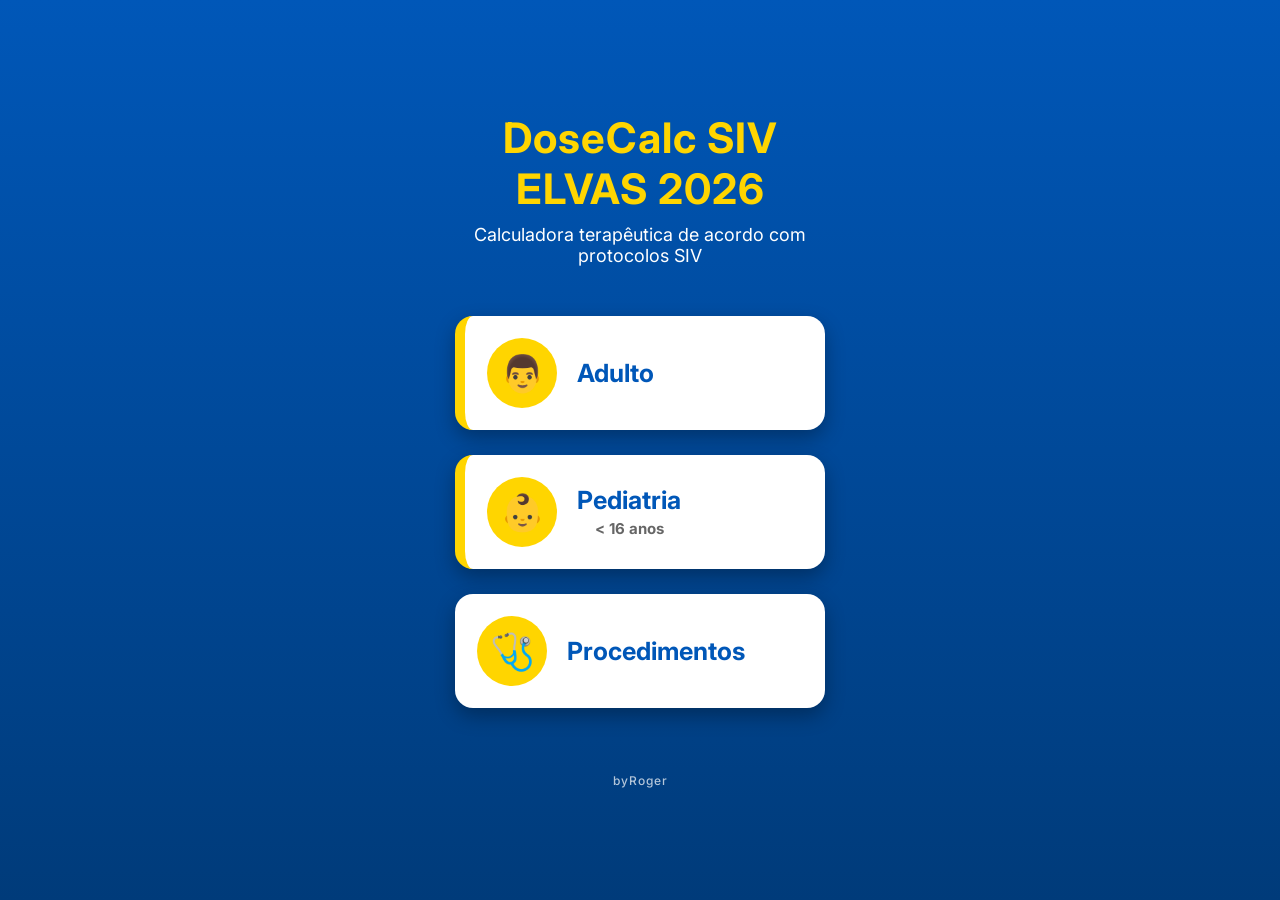
<file: index.html>
<!DOCTYPE html>
<html lang="pt-PT">
<head>
<!-- Google tag (gtag.js) -->
<script async src="https://www.googletagmanager.com/gtag/js?id=G-02R8CQ2L1W"></script>
<script>
  window.dataLayer = window.dataLayer || [];
  function gtag(){dataLayer.push(arguments);}
  gtag('js', new Date());

  gtag('config', 'G-02R8CQ2L1W');
</script>


    <meta charset="UTF-8">
    <meta name="viewport" content="width=device-width, initial-scale=1.0">
    <title>DoseCalc SIV ELvas 2026 </title>

    <link rel="stylesheet" href="style.css">

    <link href="https://fonts.googleapis.com/css2?family=Inter:wght@400;500;600;700&display=swap" rel="stylesheet">
</head>

<body>
<div class="container">
    <div class="logo">
        <h1>DoseCalc SIV ELVAS 2026</h1>
        <p>Calculadora terapêutica de acordo com protocolos SIV</p>
    </div>
    <div class="menu">

        <button class="btn adulto" onclick="window.location.href='adulto.html'">
            <span class="icon">👨</span>
            <div>
                <h2>Adulto</h2>
                <small></small>
            </div>
        </button>

        <button class="btn pediatria" onclick="window.location.href='pediatria.html'">
            <span class="icon">👶</span>
            <div>
                <h2>Pediatria</h2>
                <small>&lt; 16 anos</small>
            </div>
        </button>
        <button class="btn procedimento" onclick="window.location.href='procedimentos.html'">
            <span class="icon">🩺 </span>
            <div>
                <h2>Procedimentos</h2>
                            </div>
        </button>

<footer class="footer">
    byRoger
</footer>
    </div>
</div>

</body>
</html>
</file>
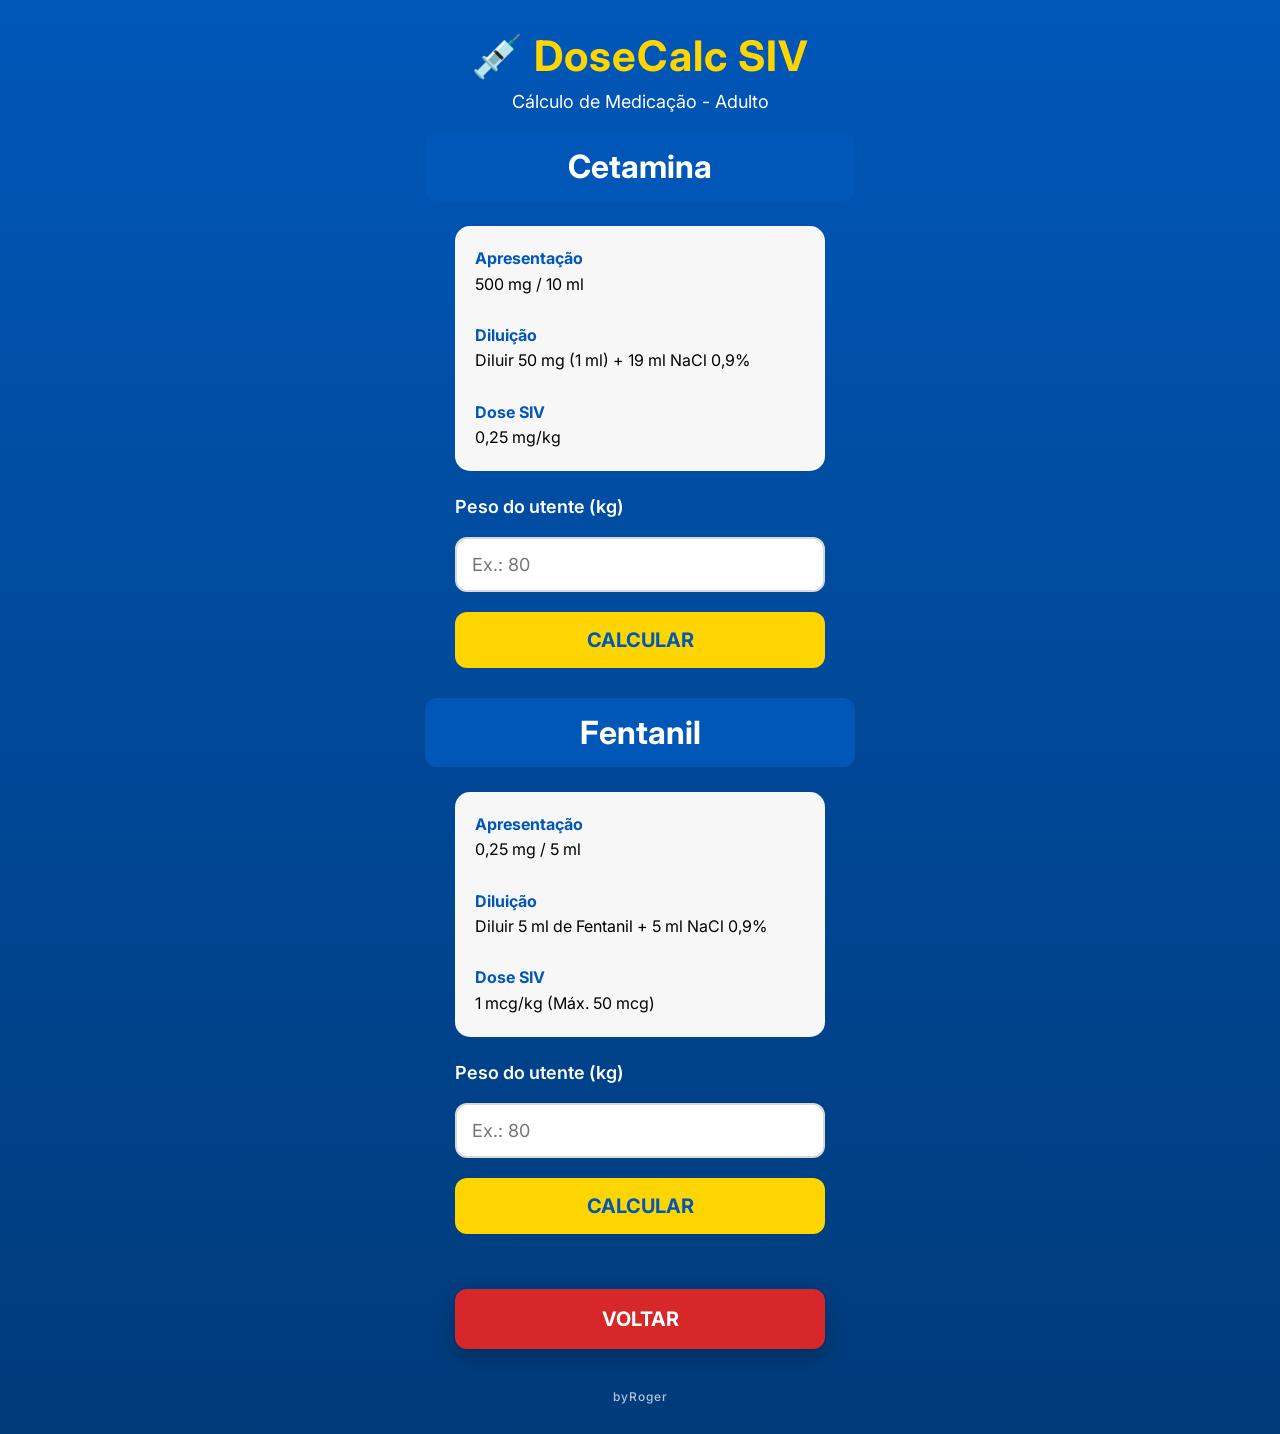
<file: adulto.html>
<!DOCTYPE html>
<html lang="pt-PT">

<head>
    <meta charset="UTF-8">
    <meta name="viewport" content="width=device-width, initial-scale=1.0">
    <title>DoseCalc Pro - Adulto</title>

    <link rel="stylesheet" href="style.css">
    <link href="https://fonts.googleapis.com/css2?family=Inter:wght@400;500;700&display=swap" rel="stylesheet">
</head>

<body>

<div class="container">

    <div class="logo">
        <h1>💉 DoseCalc SIV</h1>
        <p>Cálculo de Medicação - Adulto</p>
    </div>

    <!-- ================= CETAMINA ================= -->

    <div class="medicamento">

        <h2>Cetamina</h2>

        <div class="info">

            <p><strong>Apresentação</strong></p>
            <p>500 mg / 10 ml</p>

            <br>

            <p><strong>Diluição</strong></p>
            <p>Diluir 50 mg (1 ml) + 19 ml NaCl 0,9%</p>

            <br>

            <p><strong>Dose SIV</strong></p>
            <p>0,25 mg/kg</p>

        </div>

        <label>Peso do utente (kg)</label>

        <input type="number" id="peso" placeholder="Ex.: 80">

        <button onclick="calcularDose()">
            CALCULAR
        </button>

        <div id="resultado" class="resultado"></div>

    </div>
<br>
<br>
<br>
    <!-- ================= FENTANIL ================= -->

    <div class="medicamento">

        <h2>Fentanil</h2>

        <div class="info">

            <p><strong>Apresentação</strong></p>
            <p>0,25 mg / 5 ml</p>

            <br>

            <p><strong>Diluição</strong></p>
            <p>Diluir 5 ml de Fentanil + 5 ml NaCl 0,9%</p>

            <br>

            <p><strong>Dose SIV</strong></p>
            <p>1 mcg/kg (Máx. 50 mcg)</p>

        </div>

        <label>Peso do utente (kg)</label>

        <input type="number" id="pesoFentanil" placeholder="Ex.: 80">

        <button onclick="calcularFentanil()">
            CALCULAR
        </button>

        <div id="resultadoFentanil" class="resultado"></div>

    </div>
    <br>
<button class="btn-voltar" onclick="window.location.href='index.html'">
    VOLTAR
</button>
<br>
    <footer class="footer">
        byRoger
    </footer>

</div>

<script src="adulto.js"></script>

</body>

</html>
</div>

<br>


</div>
</file>
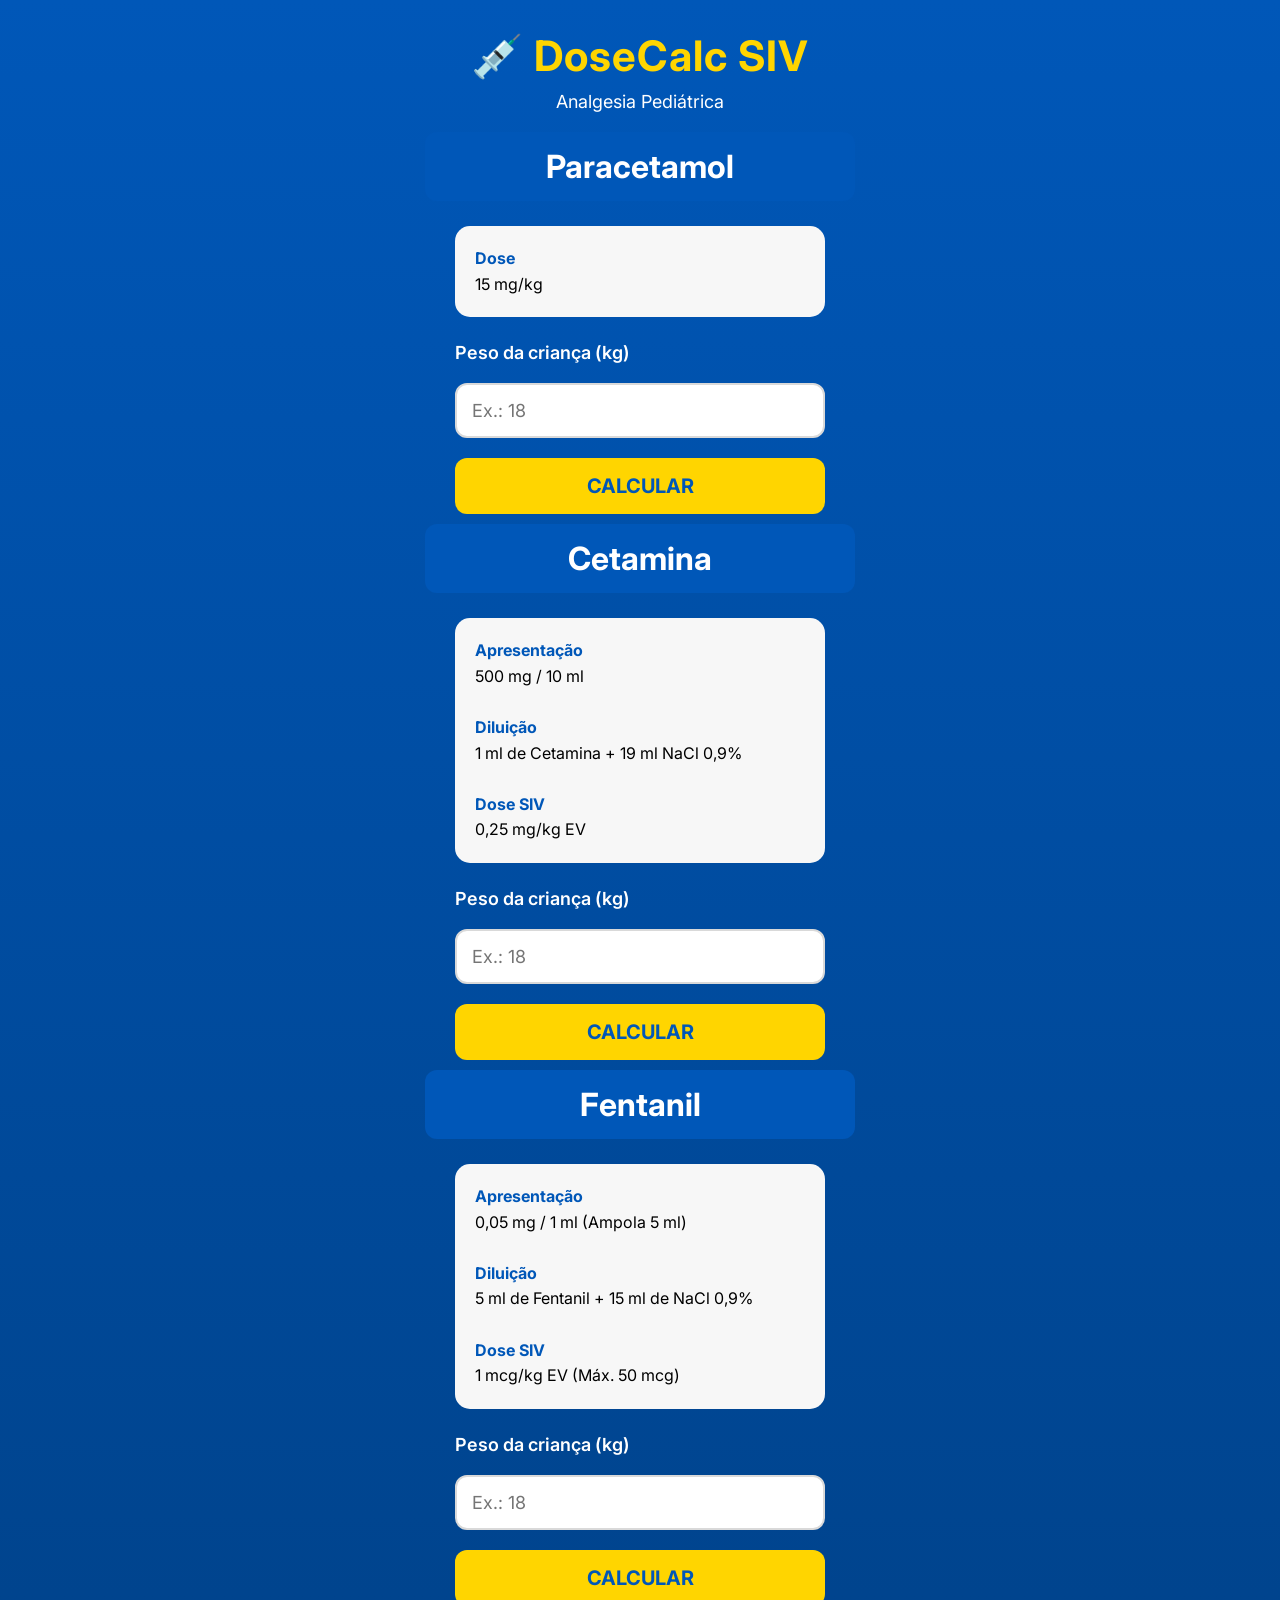
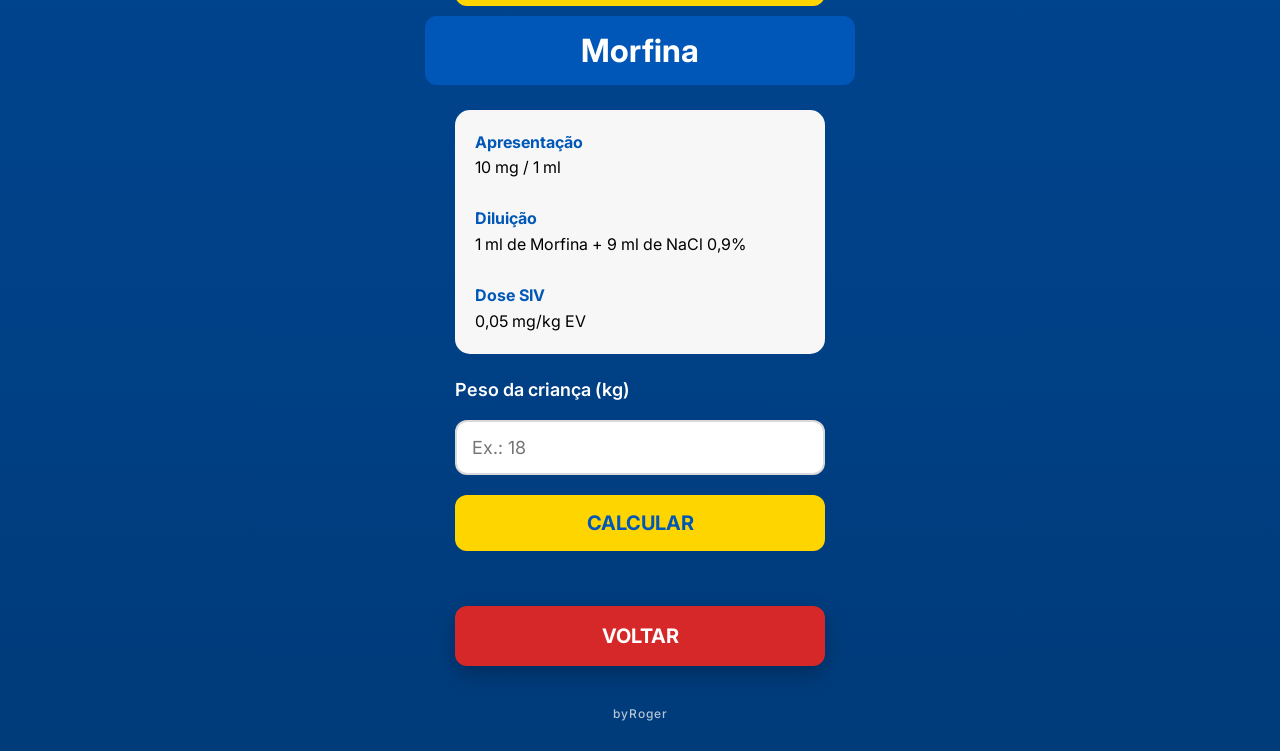
<file: analgesia.html>
<!DOCTYPE html>
<html lang="pt-PT">

<head>
    <meta charset="UTF-8">
    <meta name="viewport" content="width=device-width, initial-scale=1.0">
    <title>DoseCalc Pro - Analgesia</title>

    <link rel="stylesheet" href="style.css">
    <link href="https://fonts.googleapis.com/css2?family=Inter:wght@400;500;700&display=swap" rel="stylesheet">
</head>

<body>

<div class="container">

    <div class="logo">
        <h1>💉 DoseCalc SIV</h1>
        <p>Analgesia Pediátrica</p>
    </div>

    <div class="medicamento">

        <h2>Paracetamol</h2>

        <div class="info">

            <p><strong>Dose</strong></p>

            <p>15 mg/kg</p>

        </div>

        <label>Peso da criança (kg)</label>

        <input type="number" id="pesoParacetamol" placeholder="Ex.: 18">

        <button onclick="calcularParacetamol()">

            CALCULAR

        </button>

        <div id="resultadoParacetamol" class="resultado"></div>

    </div>
<br>
<br>
<div class="medicamento">

    <h2>Cetamina</h2>

    <div class="info">

        <p><strong>Apresentação</strong></p>
        <p>500 mg / 10 ml</p>

        <br>

        <p><strong>Diluição</strong></p>
        <p>1 ml de Cetamina + 19 ml NaCl 0,9%</p>

        <br>

        <p><strong>Dose SIV</strong></p>
        <p>0,25 mg/kg EV</p>

    </div>

    <label>Peso da criança (kg)</label>

    <input type="number" id="pesoCetamina" placeholder="Ex.: 18">

    <button onclick="calcularCetamina()">

        CALCULAR

    </button>

    <div id="resultadoCetamina" class="resultado"></div>

</div>
<br>
<br>

<div class="medicamento">

    <h2>Fentanil</h2>

    <div class="info">

        <p><strong>Apresentação</strong></p>
        <p>0,05 mg / 1 ml (Ampola 5 ml)</p>

        <br>

        <p><strong>Diluição</strong></p>
        <p>5 ml de Fentanil + 15 ml de NaCl 0,9%</p>

        <br>

        <p><strong>Dose SIV</strong></p>
        <p>1 mcg/kg EV (Máx. 50 mcg)</p>

    </div>

    <label>Peso da criança (kg)</label>

    <input
        type="number"
        id="pesoFentanil"
        placeholder="Ex.: 18">

    <button onclick="calcularFentanil()">

        CALCULAR

    </button>

    <div id="resultadoFentanil" class="resultado"></div>

</div>
<br>
<br>


<div class="medicamento">

    <h2>Morfina</h2>

    <div class="info">

        <p><strong>Apresentação</strong></p>
        <p>10 mg / 1 ml</p>

        <br>

        <p><strong>Diluição</strong></p>
        <p>1 ml de Morfina + 9 ml de NaCl 0,9%</p>

        <br>

        <p><strong>Dose SIV</strong></p>
        <p>0,05 mg/kg EV</p>

    </div>

    <label>Peso da criança (kg)</label>

    <input
        type="number"
        id="pesoMorfina"
        placeholder="Ex.: 18">

    <button onclick="calcularMorfina()">

        CALCULAR

    </button>

    <div id="resultadoMorfina" class="resultado"></div>

</div>




<br>

    <button class="btn-voltar" onclick="window.location.href='pediatria.html'">

        VOLTAR

    </button>

    <footer class="footer">

        byRoger

    </footer>

</div>

<script src="analgesia.js"></script>

</body>
</html>
</file>
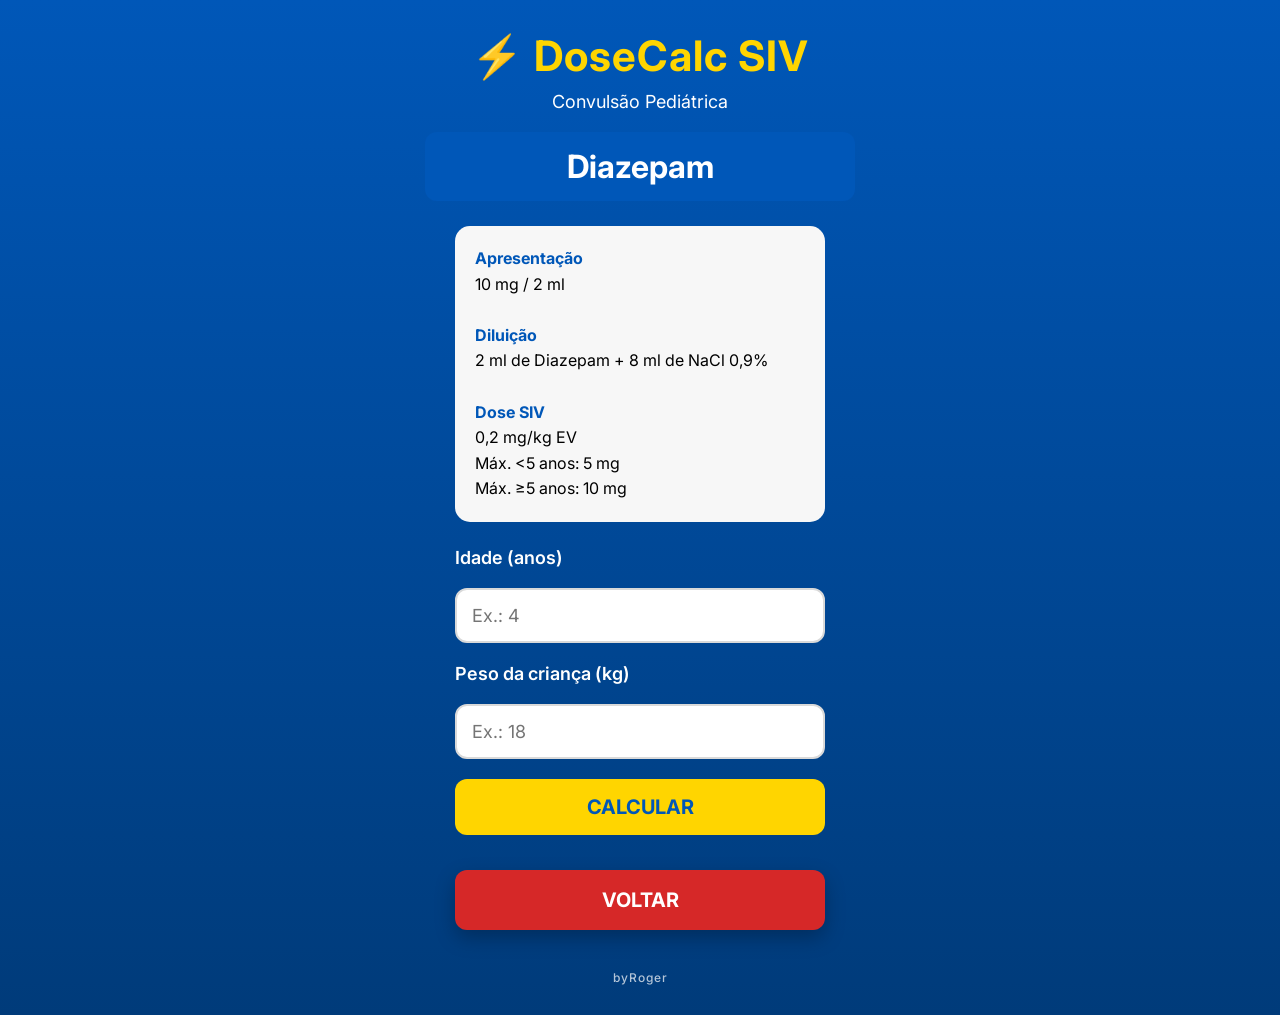
<file: convulsao.html>
<!DOCTYPE html>
<html lang="pt-PT">

<head>
    <meta charset="UTF-8">
    <meta name="viewport" content="width=device-width, initial-scale=1.0">
    <title>DoseCalc Pro - Convulsão</title>

    <link rel="stylesheet" href="style.css">
    <link href="https://fonts.googleapis.com/css2?family=Inter:wght@400;500;700&display=swap" rel="stylesheet">
</head>

<body>

<div class="container">

    <div class="logo">
        <h1>⚡ DoseCalc SIV</h1>
        <p>Convulsão Pediátrica</p>
    </div>

    <div class="medicamento">

    <h2>Diazepam</h2>

    <div class="info">

        <p><strong>Apresentação</strong></p>
        <p>10 mg / 2 ml</p>

        <br>

        <p><strong>Diluição</strong></p>
        <p>2 ml de Diazepam + 8 ml de NaCl 0,9%</p>

        <br>

        <p><strong>Dose SIV</strong></p>
        <p>0,2 mg/kg EV</p>

        <p>Máx. &lt;5 anos: 5 mg</p>

        <p>Máx. ≥5 anos: 10 mg</p>

    </div>

    <label>Idade (anos)</label>

    <input
        type="number"
        id="idadeDiazepam"
        placeholder="Ex.: 4">

    <label>Peso da criança (kg)</label>

    <input
        type="number"
        id="pesoDiazepam"
        placeholder="Ex.: 18">

    <button onclick="calcularDiazepam()">

        CALCULAR

    </button>

    <div id="resultadoDiazepam" class="resultado"></div>

</div>

    <button class="btn-voltar" onclick="window.location.href='pediatria.html'">
        VOLTAR
    </button>

    <footer class="footer">
        byRoger
    </footer>

</div>

<script src="convulsao.js"></script>

</body>
</html>
</file>
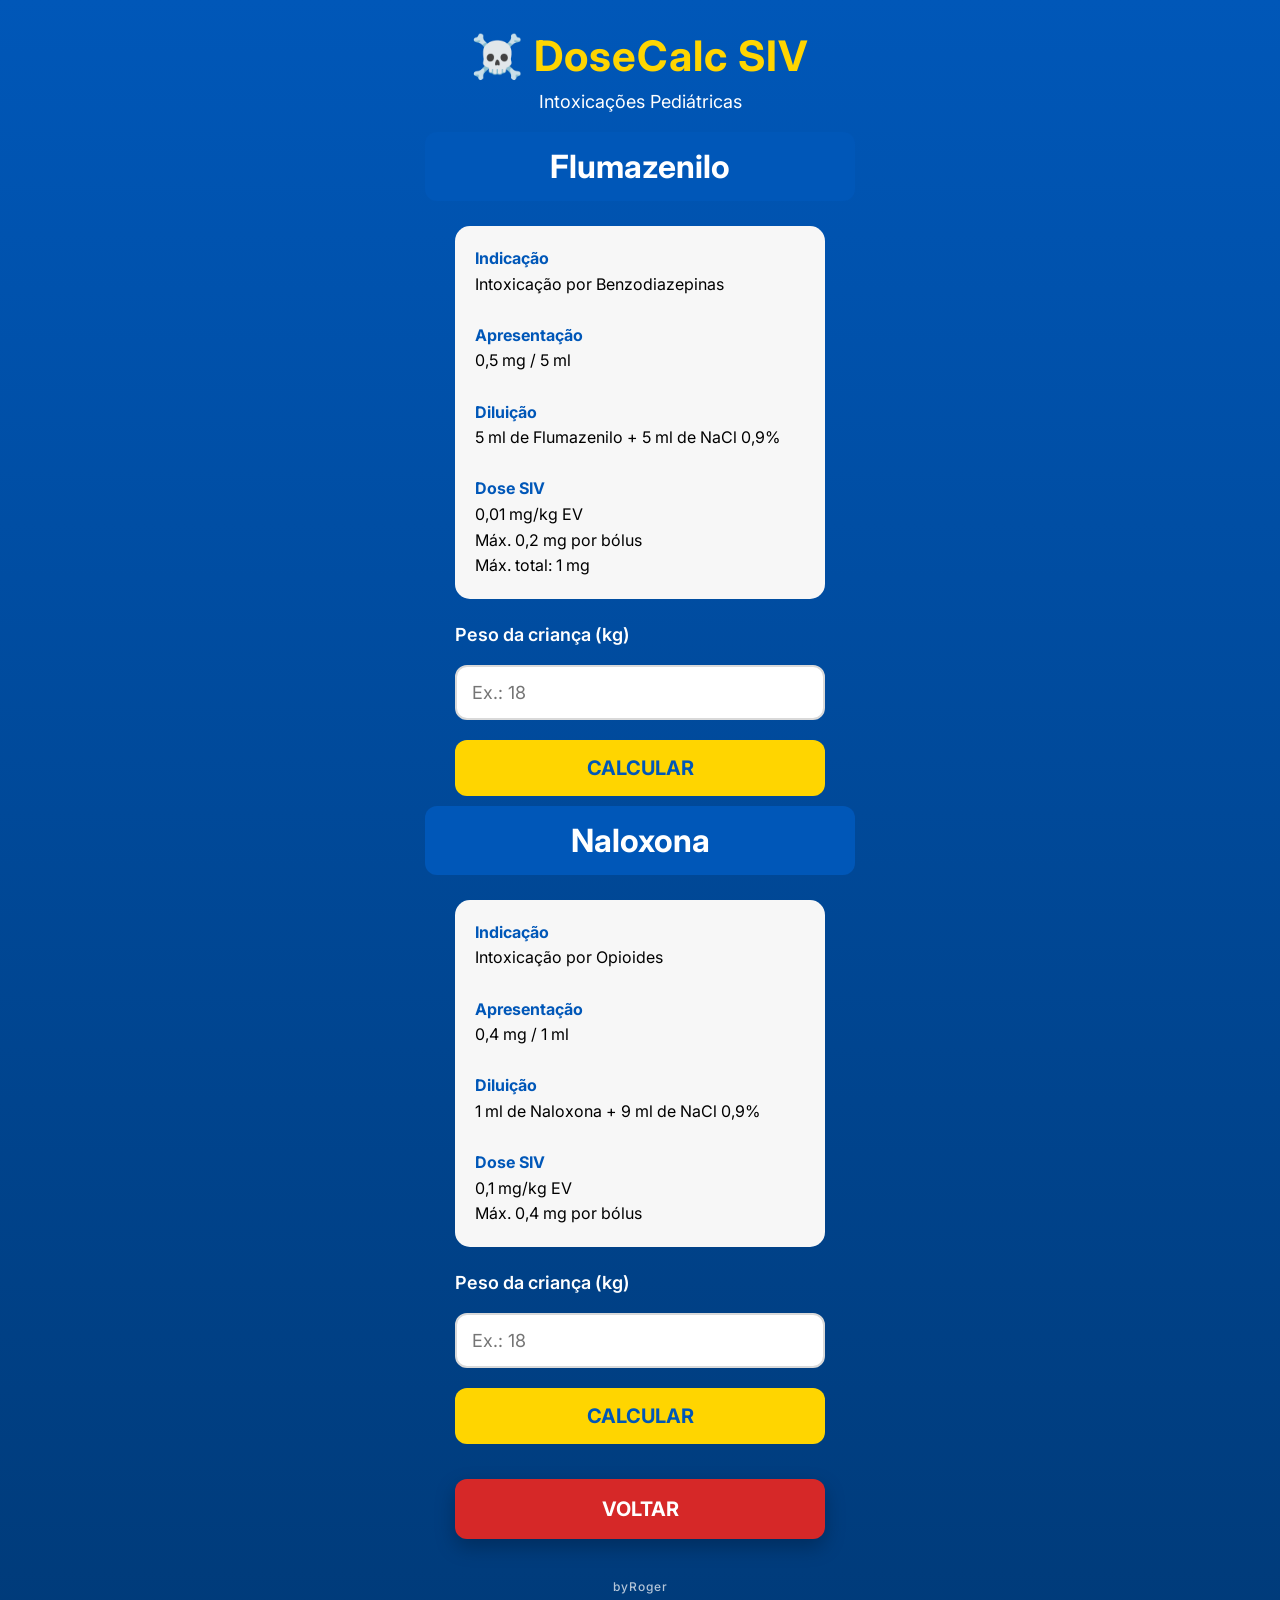
<file: intoxicacao.html>
<!DOCTYPE html>
<html lang="pt-PT">

<head>
    <meta charset="UTF-8">
    <meta name="viewport" content="width=device-width, initial-scale=1.0">
    <title>DoseCalc Pro - Intoxicações</title>

    <link rel="stylesheet" href="style.css">

    <link href="https://fonts.googleapis.com/css2?family=Inter:wght@400;500;700&display=swap" rel="stylesheet">
</head>

<body>

<div class="container">

    <div class="logo">
        <h1>☠️ DoseCalc SIV</h1>
        <p>Intoxicações Pediátricas</p>
    </div>
<div class="medicamento">

    <h2>Flumazenilo</h2>

    <div class="info">

        <p><strong>Indicação</strong></p>
        <p>Intoxicação por Benzodiazepinas</p>

        <br>

        <p><strong>Apresentação</strong></p>
        <p>0,5 mg / 5 ml</p>

        <br>

        <p><strong>Diluição</strong></p>
        <p>5 ml de Flumazenilo + 5 ml de NaCl 0,9%</p>

        <br>

        <p><strong>Dose SIV</strong></p>
        <p>0,01 mg/kg EV</p>

        <p>Máx. 0,2 mg por bólus</p>

        <p>Máx. total: 1 mg</p>

    </div>

    <label>Peso da criança (kg)</label>

    <input
        type="number"
        id="pesoFlumazenilo"
        placeholder="Ex.: 18">

    <button onclick="calcularFlumazenilo()">

        CALCULAR

    </button>

    <div id="resultadoFlumazenilo" class="resultado"></div>

</div>
<br>
<br>
<div class="medicamento">

    <h2>Naloxona</h2>

    <div class="info">

        <p><strong>Indicação</strong></p>
        <p>Intoxicação por Opioides</p>

        <br>

        <p><strong>Apresentação</strong></p>
        <p>0,4 mg / 1 ml</p>

        <br>

        <p><strong>Diluição</strong></p>
        <p>1 ml de Naloxona + 9 ml de NaCl 0,9%</p>

        <br>

        <p><strong>Dose SIV</strong></p>
        <p>0,1 mg/kg EV</p>

        <p>Máx. 0,4 mg por bólus</p>

    </div>

    <label>Peso da criança (kg)</label>

    <input
        type="number"
        id="pesoNaloxona"
        placeholder="Ex.: 18">

    <button onclick="calcularNaloxona()">

        CALCULAR

    </button>

    <div id="resultadoNaloxona" class="resultado"></div>

</div>
    

    <button class="btn-voltar" onclick="window.location.href='pediatria.html'">
        VOLTAR
    </button>

    <footer class="footer">
        byRoger
    </footer>

</div>

<script src="intoxicacao.js"></script>

</body>
</html>
</file>
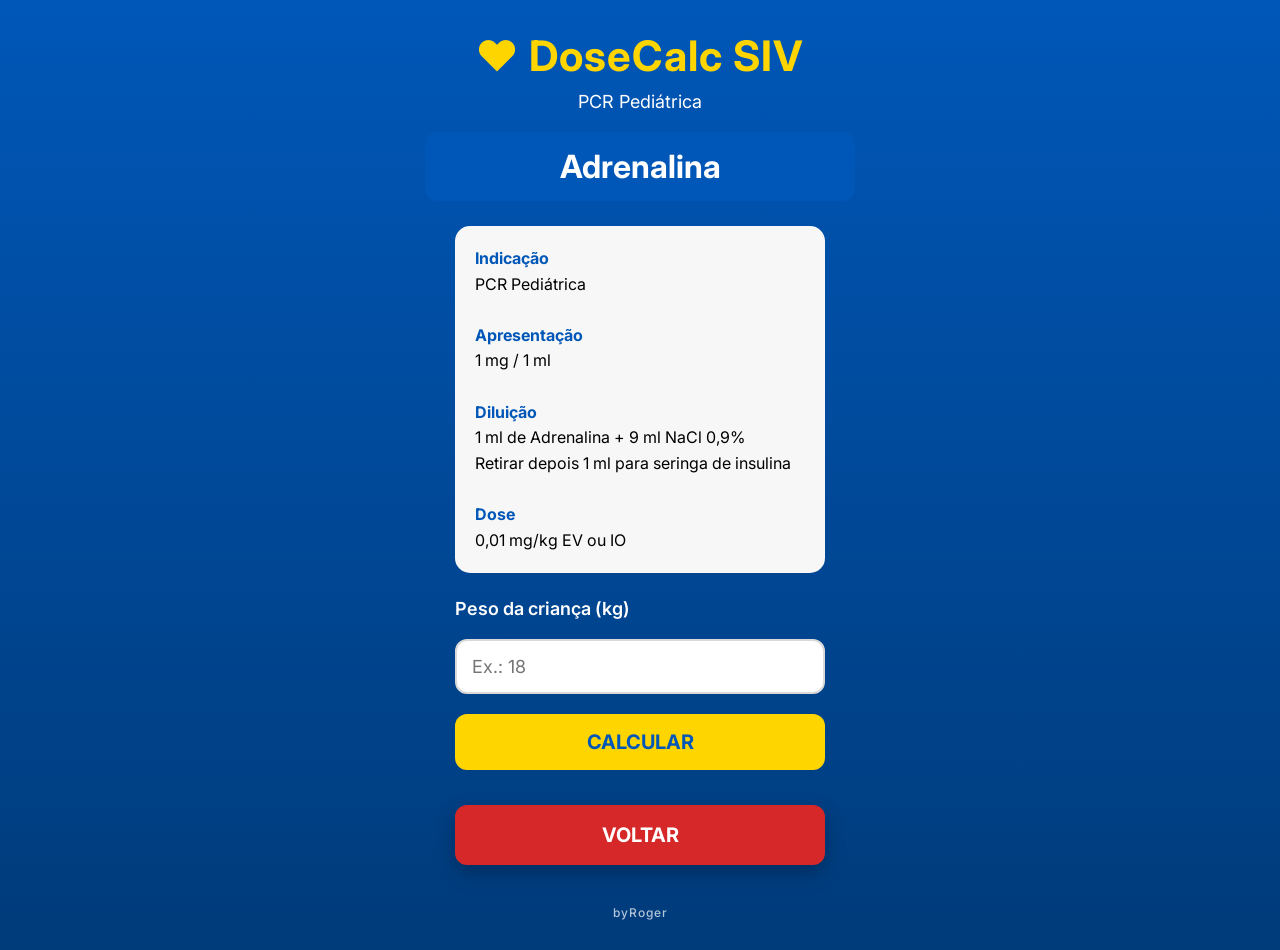
<file: pcr.html>
<!DOCTYPE html>
<html lang="pt-PT">

<head>
    <meta charset="UTF-8">
    <meta name="viewport" content="width=device-width, initial-scale=1.0">
    <title>DoseCalc Pro - PCR</title>

    <link rel="stylesheet" href="style.css">
    <link href="https://fonts.googleapis.com/css2?family=Inter:wght@400;500;700&display=swap" rel="stylesheet">
</head>

<body>

<div class="container">

    <div class="logo">
        <h1>❤️ DoseCalc SIV</h1>
        <p>PCR Pediátrica</p>
    </div>

<div class="medicamento">

    <h2>Adrenalina</h2>

    <div class="info">

        <p><strong>Indicação</strong></p>
        <p>PCR Pediátrica</p>

        <br>

        <p><strong>Apresentação</strong></p>
        <p>1 mg / 1 ml</p>

        <br>

        <p><strong>Diluição</strong></p>
        <p>1 ml de Adrenalina + 9 ml NaCl 0,9%</p>

        <p>Retirar depois 1 ml para seringa de insulina</p>

        <br>

        <p><strong>Dose</strong></p>
        <p>0,01 mg/kg EV ou IO</p>

    </div>

    <label>Peso da criança (kg)</label>

    <input
        type="number"
        id="pesoAdrenalina"
        placeholder="Ex.: 18">

    <button onclick="calcularAdrenalina()">

        CALCULAR

    </button>

    <div id="resultadoAdrenalina" class="resultado"></div>

</div>

    <button class="btn-voltar" onclick="window.location.href='pediatria.html'">
        VOLTAR
    </button>

    <footer class="footer">
        byRoger
    </footer>

</div>

<script src="pcr.js"></script>

</body>
</html>
</file>
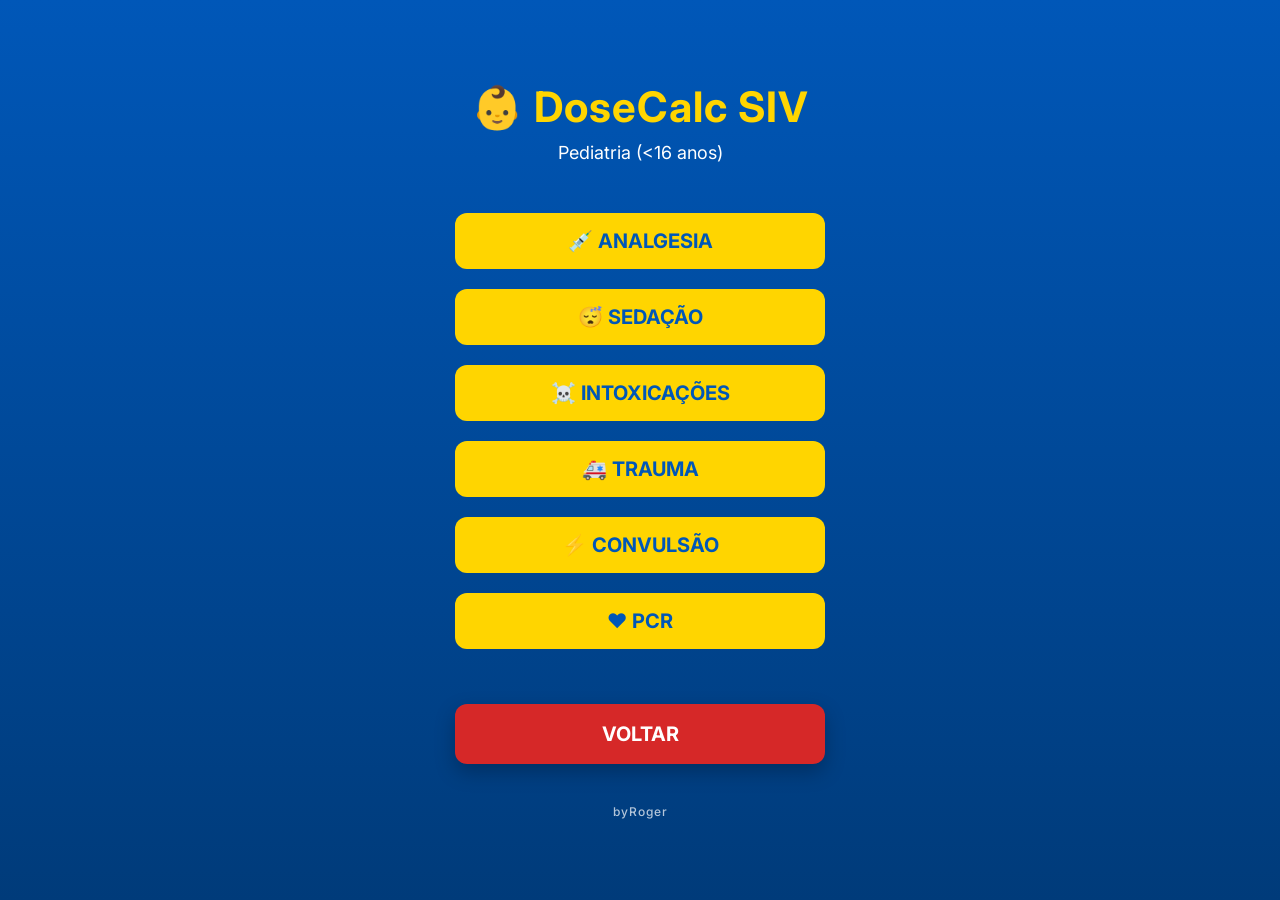
<file: pediatria.html>
<!DOCTYPE html>
<html lang="pt-PT">

<head>
    <meta charset="UTF-8">
    <meta name="viewport" content="width=device-width, initial-scale=1.0">
    <title>DoseCalc Pro - Pediatria</title>

    <link rel="stylesheet" href="style.css">

    <link href="https://fonts.googleapis.com/css2?family=Inter:wght@400;500;700&display=swap" rel="stylesheet">
</head>

<body>

<div class="container">

    <div class="logo">
        <h1>👶 DoseCalc SIV</h1>
        <p>Pediatria (&lt;16 anos)</p>
    </div>
<button class="menu-btn" onclick="window.location.href='analgesia.html'">
    💉 ANALGESIA
</button>
<br>
<br>
<button class="menu-btn" onclick="window.location.href='sedação.html'">
    😴 SEDAÇÃO
</button>
<br>
<br>
<button class="menu-btn" onclick="window.location.href='intoxicacao.html'">
    ☠️ INTOXICAÇÕES
</button>
<br>
<br>
<button class="menu-btn" onclick="window.location.href='trauma.html'">
    🚑 TRAUMA
</button>
<br>
<br>
<button class="menu-btn" onclick="window.location.href='convulsao.html'">
    ⚡ CONVULSÃO
</button>
<br>
<br>
<button class="menu-btn" onclick="window.location.href='pcr.html'">
    ❤️ PCR
</button>
<br>
<br>
    <button class="btn-voltar" onclick="window.location.href='index.html'">
        VOLTAR
    </button>

    <footer class="footer">
        byRoger
    </footer>

</div>

</body>

</html>
</file>
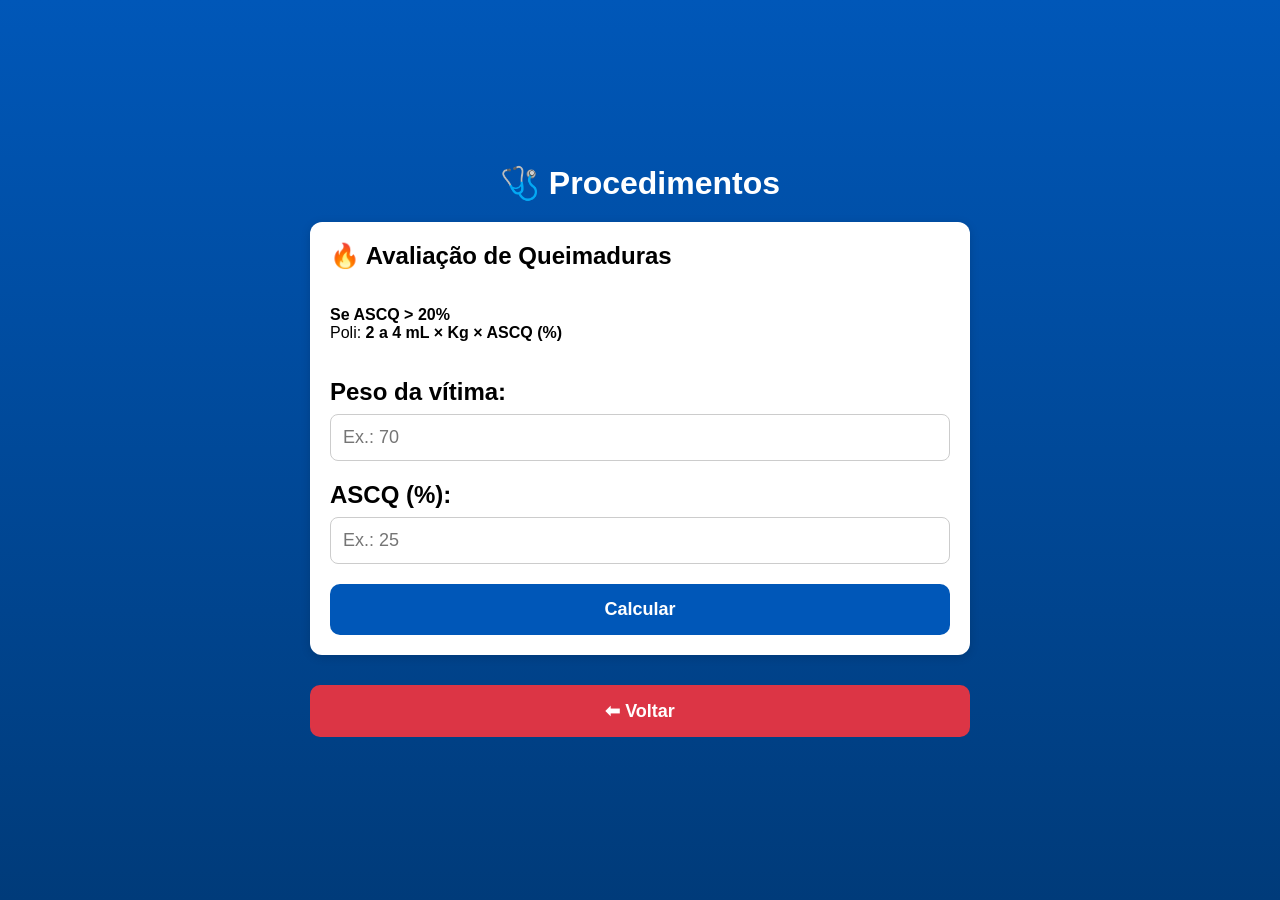
<file: procedimentos.html>
<!DOCTYPE html>
<html lang="pt">
<head>
<meta charset="UTF-8">
<meta name="viewport" content="width=device-width, initial-scale=1.0">

<title>Procedimentos - CalcSIVElvas</title>

<link rel="stylesheet" href="style.css">

<style>
h1{
    color:white;
    text-align:center;
}
.container{
    max-width:700px;
    margin:auto;
    padding:20px;
}

.card{
    background:white;
    border-radius:12px;
    padding:20px;
    margin-top:20px;
    box-shadow:0 2px 10px rgba(0,0,0,.15);
}

input{
    width:100%;
    padding:12px;
    margin-top:8px;
    margin-bottom:20px;
    font-size:18px;
    border-radius:8px;
    border:1px solid #ccc;
}

button{
    width:100%;
    padding:15px;
    font-size:18px;
    background:#0057B8;
    color:white;
    border:none;
    border-radius:10px;
    cursor:pointer;
}

table{
    width:100%;
    border-collapse:collapse;
    margin-top:20px;
}

th{
    background:#0057B8;
    color:white;
    padding:10px;
}

td{
    border:1px solid #ddd;
    padding:10px;
    text-align:center;
}

.voltar{
    margin-top:30px;
    background:#DC3545;   /* Vermelho */
    color:white;
    font-weight:bold;
    border:none;
    border-radius:10px;
    cursor:pointer;
}
</style>

</head>

<body>

<div class="container">

<h1>🩺 Procedimentos </h1>

<div class="card">

<h2>🔥 Avaliação de Queimaduras</h2>
<br>
<br>
<p><strong>Se ASCQ > 20%</strong></p>

<p>
Poli:
<strong>2 a 4 mL × Kg × ASCQ (%)</strong>
</p>
<br>
<br>
<h2>Peso da vítima: </h2>
<input type="number" id="peso" placeholder="Ex.: 70" min="1" required>

<h2>ASCQ (%): </h2>
<input type="number" id="ascq" placeholder="Ex.: 25" min="1" max="100" required>

<button onclick="calcular()">Calcular</button>

<div id="resultado"></div>

</div>

<button class="voltar" onclick="window.location.href='index.html'">
⬅ Voltar
</button>

</div>

<script>
function calcular(){

    let peso = parseFloat(document.getElementById("peso").value);
    let ascq = parseFloat(document.getElementById("ascq").value);

    if(isNaN(peso) || isNaN(ascq) || peso <= 0 || ascq <= 0){
        alert("Introduza o Peso e a ASCQ.");
        return;
    }

    if(ascq < 20){

        document.getElementById("resultado").innerHTML = `
            <div class="card">
                <h3>Resultado</h3>
                <p><strong>ASCQ inferior a 20%.</strong></p>
                <p>A fórmula de Parkland habitualmente não está indicada para queimaduras inferiores a 20% da superfície corporal.</p>
            </div>
        `;

        return;
    }

    // Volume total
    let minimo = 2 * peso * ascq;
    let maximo = 4 * peso * ascq;

    // Primeiras 8 horas
    let min8 = minimo / 2;
    let max8 = maximo / 2;

    // Perfusão nas primeiras 8 horas
    let perf8Min = min8 / 8;
    let perf8Max = max8 / 8;

    // 16 horas seguintes
    let min16 = minimo / 2;
    let max16 = maximo / 2;

    // Perfusão nas 16 horas seguintes
    let perf16Min = min16 / 16;
    let perf16Max = max16 / 16;

    document.getElementById("resultado").innerHTML = `

    <table>

        <tr>
            <th></th>
            <th>2 mL/kg</th>
            <th>4 mL/kg</th>
        </tr>

        <tr>
            <td><strong>Total 24 h</strong></td>
            <td>${minimo.toFixed(0)} mL</td>
            <td>${maximo.toFixed(0)} mL</td>
        </tr>

        <tr>
            <td><strong>Primeiras 8 h</strong></td>
            <td>${min8.toFixed(0)} mL</td>
            <td>${max8.toFixed(0)} mL</td>
        </tr>

        <tr>
            <td><strong>Perfusão 8 h</strong></td>
            <td>${perf8Min.toFixed(0)} mL/h</td>
            <td>${perf8Max.toFixed(0)} mL/h</td>
        </tr>

        <tr>
            <td><strong>16 h seguintes</strong></td>
            <td>${min16.toFixed(0)} mL</td>
            <td>${max16.toFixed(0)} mL</td>
        </tr>

        <tr>
            <td><strong>Perfusão 16 h</strong></td>
            <td>${perf16Min.toFixed(0)} mL/h</td>
            <td>${perf16Max.toFixed(0)} mL/h</td>
        </tr>

    </table>

    <br>

    <div class="card">

        <h3>Resumo</h3>

        <p>✔ <strong>ASCQ:</strong> ${ascq}%</p>

        <p>✔ <strong>Peso:</strong> ${peso} kg</p>

        <p>✔ Administrar <strong>50% do volume nas primeiras 8 horas</strong> desde o momento da queimadura.</p>
<br>
<br>
        <p><strong>Programar a bomba infusora para:</strong></p>

        <ul style="text-align:left;">
            <li><strong>${perf8Min.toFixed(0)} mL/h</strong> (esquema 2 mL/kg)</li>
            <li><strong>${perf8Max.toFixed(0)} mL/h</strong> (esquema 4 mL/kg)</li>
        </ul>

        <p>Após as primeiras 8 horas, administrar o restante volume nas 16 horas seguintes.</p>

    </div>

    `;
}

</script>

</body>
</html>
</file>
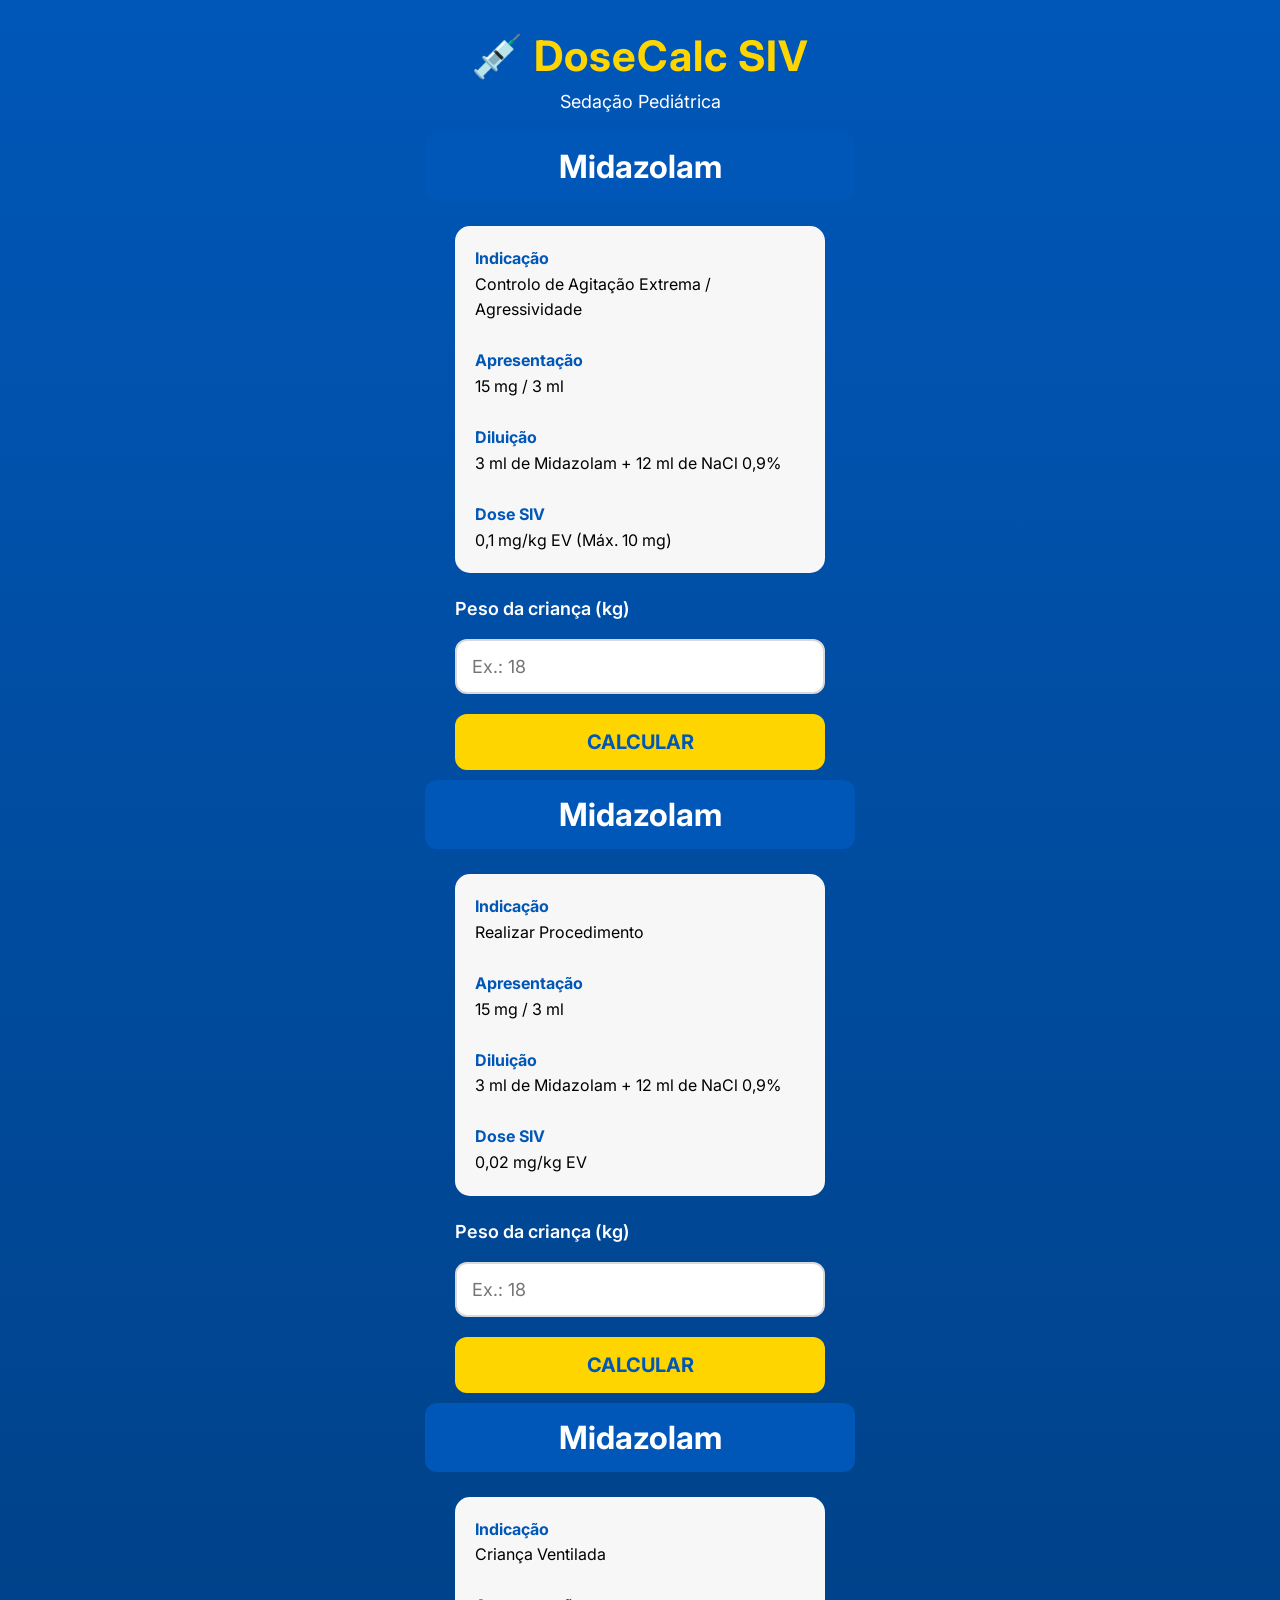
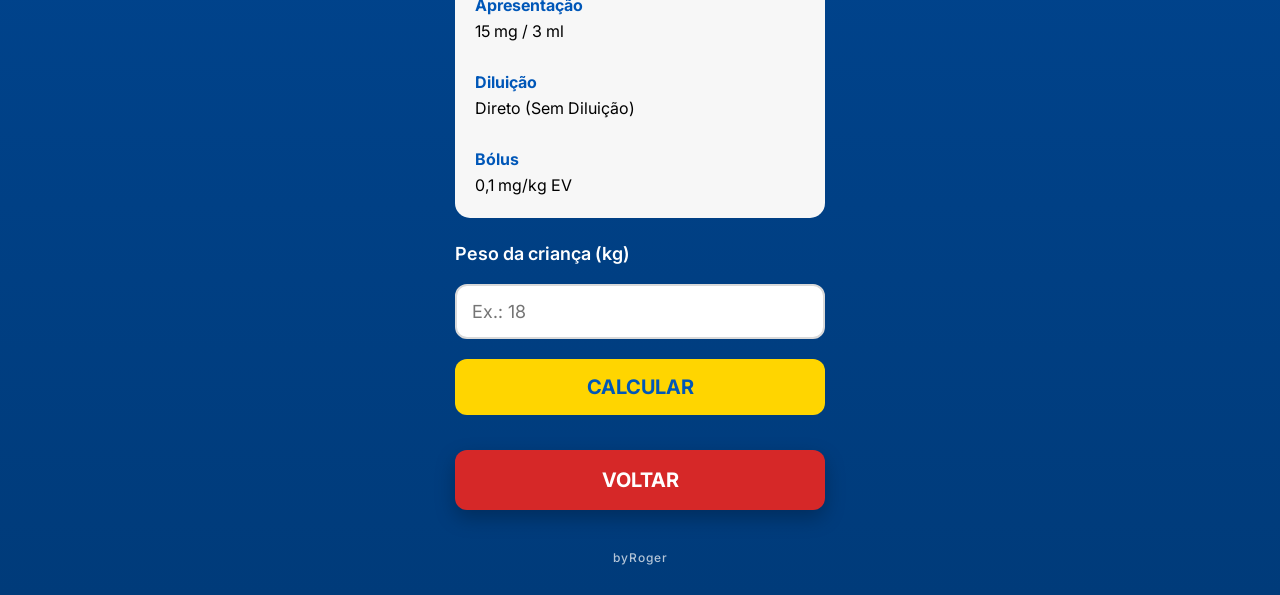
<file: sedação.html>
<!DOCTYPE html>
<html lang="pt-PT">

<head>
    <meta charset="UTF-8">
    <meta name="viewport" content="width=device-width, initial-scale=1.0">
    <title>DoseCalc Pro - Sedação</title>

    <link rel="stylesheet" href="style.css">
    <link href="https://fonts.googleapis.com/css2?family=Inter:wght@400;500;700&display=swap" rel="stylesheet">
</head>

<body>

<div class="container">

    <div class="logo">
        <h1>💉 DoseCalc SIV</h1>
        <p>Sedação Pediátrica</p>
    </div>

    <!-- Aqui vamos colocar os medicamentos -->
<div class="medicamento">

    <h2>Midazolam</h2>

    <div class="info">

        <p><strong>Indicação</strong></p>
        <p>Controlo de Agitação Extrema / Agressividade</p>

        <br>

        <p><strong>Apresentação</strong></p>
        <p>15 mg / 3 ml</p>

        <br>

        <p><strong>Diluição</strong></p>
        <p>3 ml de Midazolam + 12 ml de NaCl 0,9%</p>

        <br>

        <p><strong>Dose SIV</strong></p>
        <p>0,1 mg/kg EV (Máx. 10 mg)</p>

    </div>

    <label>Peso da criança (kg)</label>

    <input
        type="number"
        id="pesoMidazolam"
        placeholder="Ex.: 18">

    <button onclick="calcularMidazolam()">

        CALCULAR

    </button>

    <div id="resultadoMidazolam" class="resultado"></div>

</div>
<br>
<br>
<div class="medicamento">

    <h2>Midazolam</h2>

    <div class="info">

        <p><strong>Indicação</strong></p>
        <p>Realizar Procedimento</p>

        <br>

        <p><strong>Apresentação</strong></p>
        <p>15 mg / 3 ml</p>

        <br>

        <p><strong>Diluição</strong></p>
        <p>3 ml de Midazolam + 12 ml de NaCl 0,9%</p>

        <br>

        <p><strong>Dose SIV</strong></p>
        <p>0,02 mg/kg EV</p>

    </div>

    <label>Peso da criança (kg)</label>

    <input
        type="number"
        id="pesoMidazolamProcedimento"
        placeholder="Ex.: 18">

    <button onclick="calcularMidazolamProcedimento()">

        CALCULAR

    </button>

    <div id="resultadoMidazolamProcedimento" class="resultado"></div>

</div>
<br>
<br>
<div class="medicamento">

    <h2>Midazolam</h2>

    <div class="info">

        <p><strong>Indicação</strong></p>
        <p>Criança Ventilada</p>

        <br>

        <p><strong>Apresentação</strong></p>
        <p>15 mg / 3 ml</p>

        <br>

        <p><strong>Diluição</strong></p>
        <p>Direto (Sem Diluição)</p>

        <br>

        <p><strong>Bólus</strong></p>
        <p>0,1 mg/kg EV</p>

    </div>

    <label>Peso da criança (kg)</label>

    <input
        type="number"
        id="pesoMidazolamVentilado"
        placeholder="Ex.: 18">

    <button onclick="calcularMidazolamVentilado()">

        CALCULAR

    </button>

    <div id="resultadoMidazolamVentilado" class="resultado"></div>

</div>

    <button class="btn-voltar" onclick="window.location.href='pediatria.html'">
        VOLTAR
    </button>

    <footer class="footer">
        byRoger
    </footer>

</div>

<script src="sedação.js"></script>

</body>
</html>
</file>
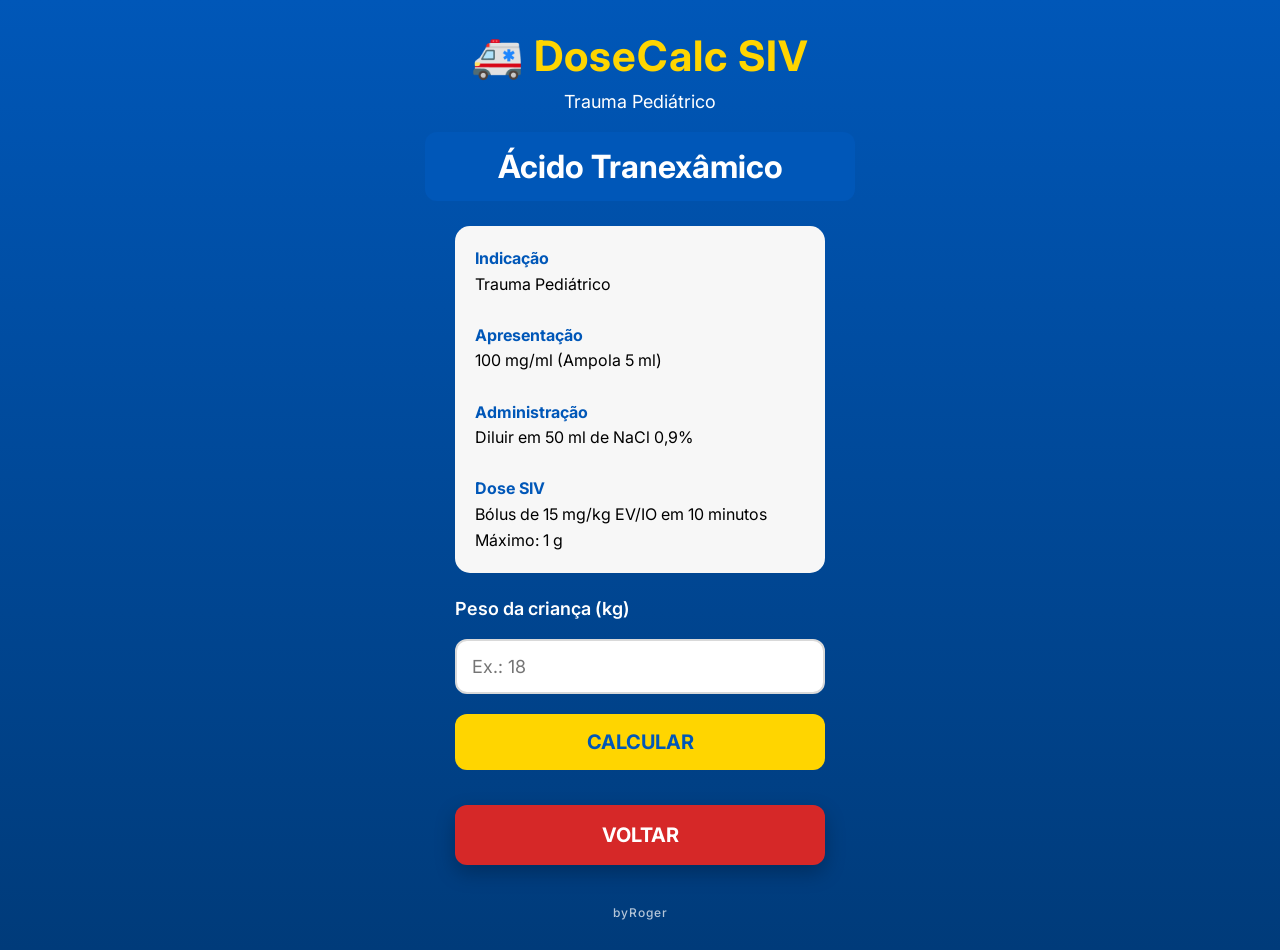
<file: trauma.html>
<!DOCTYPE html>
<html lang="pt-PT">

<head>
    <meta charset="UTF-8">
    <meta name="viewport" content="width=device-width, initial-scale=1.0">
    <title>DoseCalc Pro - Trauma</title>

    <link rel="stylesheet" href="style.css">
    <link href="https://fonts.googleapis.com/css2?family=Inter:wght@400;500;700&display=swap" rel="stylesheet">
</head>

<body>

<div class="container">

    <div class="logo">
        <h1>🚑 DoseCalc SIV</h1>
        <p>Trauma Pediátrico</p>
    </div>

   <div class="medicamento">

    <h2>Ácido Tranexâmico</h2>

    <div class="info">

        <p><strong>Indicação</strong></p>
        <p>Trauma Pediátrico</p>

        <br>

        <p><strong>Apresentação</strong></p>
        <p>100 mg/ml (Ampola 5 ml)</p>

        <br>

        <p><strong>Administração</strong></p>
        <p>Diluir em 50 ml de NaCl 0,9%</p>

        <br>

        <p><strong>Dose SIV</strong></p>
        <p>Bólus de 15 mg/kg EV/IO em 10 minutos</p>

        <p>Máximo: 1 g</p>

    </div>

    <label>Peso da criança (kg)</label>

    <input
        type="number"
        id="pesoTXA"
        placeholder="Ex.: 18">

    <button onclick="calcularTXA()">

        CALCULAR

    </button>

    <div id="resultadoTXA" class="resultado"></div>

</div>

    <button class="btn-voltar" onclick="window.location.href='pediatria.html'">
        VOLTAR
    </button>

    <footer class="footer">
        byRoger
    </footer>

</div>

<script src="trauma.js"></script>

</body>
</html>
</file>
<file: style.css>
/* ===========================
   DoseCalc Pro
   Tema Azul + Amarelo
=========================== */

*{
    margin:0;
    padding:0;
    box-sizing:border-box;
    font-family:'Inter',sans-serif;
}

body{

    background:#004A99;
    background:linear-gradient(180deg,#0057B8,#003B7A);

    min-height:100vh;

    display:flex;
    justify-content:center;
    align-items:center;

}

.container{

    width:100%;
    max-width:430px;

    padding:30px;

}

.logo{

    text-align:center;
    margin-bottom:50px;

}

.logo h1{

    color:#FFD500;
    font-size:42px;
    font-weight:700;
    letter-spacing:1px;

}

.logo p{

    color:white;
    margin-top:10px;
    font-size:18px;

}

.menu{

    display:flex;
    flex-direction:column;
    gap:25px;

}

.btn{

    width:100%;

    background:white;

    border:none;

    border-radius:18px;

    padding:22px;

    cursor:pointer;

    display:flex;
    align-items:center;

    gap:20px;

    transition:0.25s;

    box-shadow:0 8px 20px rgba(0,0,0,.30);

}

.btn:hover{

    transform:scale(1.03);

}

.icon{

    width:70px;
    height:70px;

    border-radius:50%;

    background:#FFD500;

    display:flex;
    justify-content:center;
    align-items:center;

    font-size:36px;

    color:#0057B8;

}

.btn h2{

    color:#0057B8;
    font-size:25px;

}

.btn small{

    color:#666;
    font-size:15px;

}

.adulto{

    border-left:10px solid #FFD500;

}

.pediatria{

    border-left:10px solid #FFD500;

}

@media(max-width:500px){

.container{

padding:20px;

}

}
.footer{
    margin-top:40px;
    text-align:center;
    color:#ffffff;
    font-size:12px;
    opacity:0.7;
    letter-spacing:1px;
    font-weight:500;
}
_______


.medicamento{

    background:white;

    border-radius:20px;

    padding:30px;

    box-shadow:0 10px 25px rgba(0,0,0,.20);

}

.medicamento h2{

    background:#0057B8;

    color:#fff !important;

    padding:15px;

    border-radius:12px;

    text-align:center;

    margin:-30px -30px 25px -30px;

    font-size:32px;

}

.info{

    background:#f7f7f7;

    padding:20px;

    border-radius:15px;

    margin-bottom:25px;

    line-height:1.6;

}

.info strong{

    color:#0057B8;

}

label{

    display:block;

    margin-bottom:10px;

    font-weight:600;

    font-size:18px;

    color:#FFFFFF;

}

input{

    width:100%;

    padding:15px;

    margin-top:10px;

    margin-bottom:20px;

    border-radius:12px;

    border:2px solid #d9d9d9;

    font-size:18px;

}

button{

    width:100%;

    padding:16px;

    background:#FFD500;

    color:#0057B8;

    border:none;

    border-radius:12px;

    font-size:20px;

    font-weight:bold;

    cursor:pointer;

}

button:hover{

    transform:scale(1.02);

}

.resultado{

    display:none;

    margin-top:25px;

    background:#EAF4FF;

    border-radius:15px;

    padding:20px;

    text-align:center;

    font-size:20px;

}
.btn-voltar{

    width:100%;

    margin-top:35px;

    padding:18px;

    background:#d62828;

    color:white;

    border:none;

    border-radius:12px;

    font-size:20px;

    font-weight:700;

    cursor:pointer;

    transition:0.3s;

    box-shadow:0 8px 20px rgba(0,0,0,.25);

}

.btn-voltar:hover{

    background:#b71c1c;

    transform:scale(1.02);

}

- Pediatria 
.menu-btn{

    width:100%;

    padding:18px;

    margin-bottom:100px;

    background:#FFD500;

.menu-btn{

    width:100%;

    padding:18px;

    margin-bottom:100px;

    background:#FFD500;

    color:#0057B8;

    border:none;

    border-radius:15px;

    font-size:20px;

    font-weight:700;

    cursor:pointer;

    transition:0.3s;

    box-shadow:0 8px 20px rgba(0,0,0,.20);

}

.menu-btn:hover{

    background:#ffea4d;

    transform:translateY(-2px);

}
</file>
